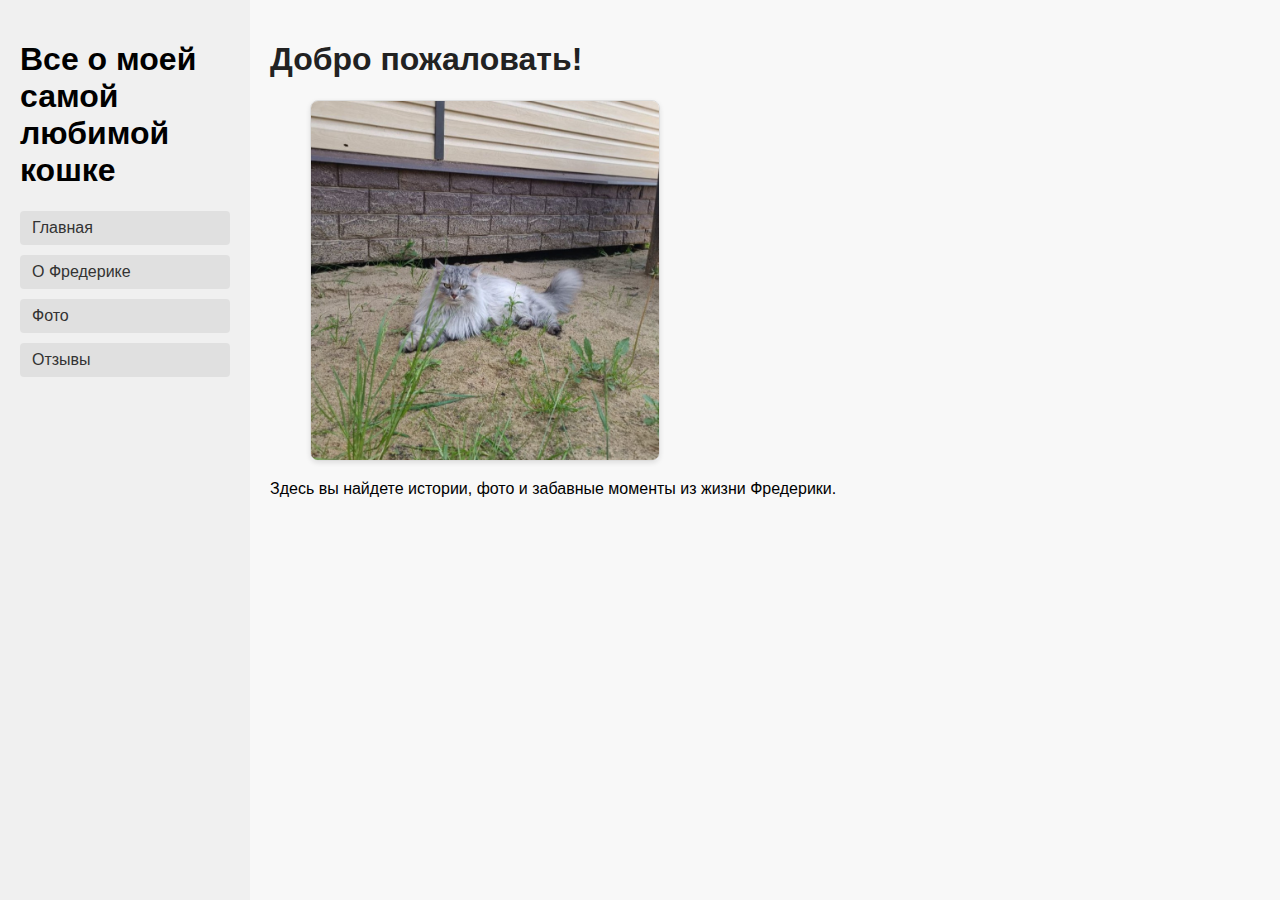
<file: index.html>
<!DOCTYPE html>
<html lang="ru">

<head>
    <meta charset="UTF-8">
    <meta name="viewport" content="width=device-width, initial-scale=1.0">
    <title>Главная</title>
    <link rel="stylesheet" href="style.css">
	
		    <!-- Manifest -->
    <link rel="manifest" href="manifest.json">

    <!-- Настройки для iOS  -->
    <meta name="apple-mobile-web-app-capable" content="yes">
    <meta name="apple-mobile-web-app-status-bar-style" content="black">
    <meta name="apple-mobile-web-app-title" content="Фредерика">
    <link rel="apple-touch-icon" href="icon-192x192.png">

    <!-- Service Worker -->
    <script>
        if ('serviceWorker' in navigator) {
            window.addEventListener('load', function() {
                navigator.serviceWorker.register('sw.js')
                    .then(function(registration) {
                        console.log('ServiceWorker успешно зарегистрирован');
                    })
                    .catch(function(err) {
                        console.log('Ошибка регистрации ServiceWorker:', err);
                    });
            });
        }
    </script>
</head>

<body>
	<aside class="sidebar">
        <h1>Все о моей самой любимой кошке</h1>
		
        <nav class="nav-menu">
            <a href="index.html">Главная</a>
            <a href="about.html">О Фредерике</a>
            <a href="photos.html">Фото</a>
			<a href="reviews.html">Отзывы</a>
        </nav>
    </aside>
	
    <div class="main-content">
        <main>
            <h1>Добро пожаловать!</h1>
			
			<figure class="photo-card">
                   <img src="главное.jpg" alt="main photo">
            </figure>
			
            <p>Здесь вы найдете истории, фото и забавные моменты из жизни Фредерики.</p>
        </main>
    </div>
</body>

</html>
</file>
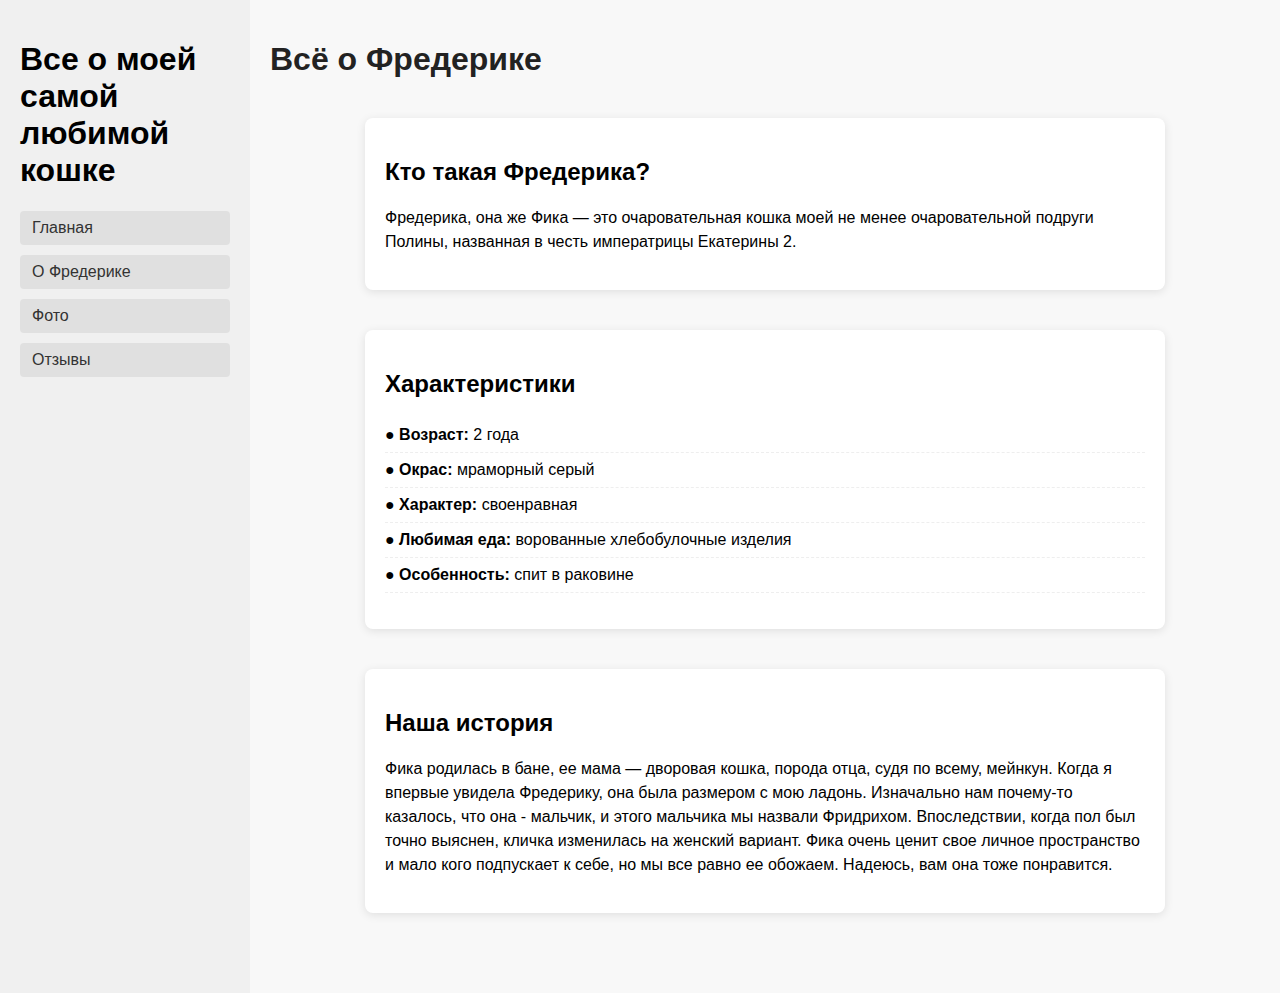
<file: about.html>
<!DOCTYPE html>
<html lang="ru">

<head>
    <meta charset="UTF-8">
    <meta name="viewport" content="width=device-width, initial-scale=1.0">
    <title>О Фредерике</title>
    <link rel="stylesheet" href="style.css">
</head>

<body>

    <aside class="sidebar">
        <h1>Все о моей самой любимой кошке</h1>
		
        <nav class="nav-menu">
            <a href="fika.html">Главная</a>
            <a href="about.html">О Фредерике</a>
            <a href="photos.html">Фото</a>
			<a href="reviews.html">Отзывы</a>
        </nav>
    </aside>
	
	 <div class="main-content">
        <header>
            <h1>Всё о Фредерике</h1>
        </header>
        
        <main class="about-page">
        
            <section class="about-section">
                <h2>Кто такая Фредерика?</h2>
                <p>
                    Фредерика, она же Фика — это очаровательная кошка моей не менее очаровательной подруги Полины, названная в честь императрицы Екатерины 2. 
                </p>
            </section>

            <section class="facts-section">
                <h2>Характеристики</h2>
                <ul class="facts-list">
                    <li>● <strong>Возраст:</strong> 2 года</li>
                    <li>● <strong>Окрас:</strong> мраморный серый</li>
                    <li>● <strong>Характер:</strong> своенравная</li>
                    <li>● <strong>Любимая еда:</strong> ворованные хлебобулочные изделия</li>
                    <li>● <strong>Особенность:</strong> спит в раковине</li>
                </ul>
            </section>

            <section class="story-section">
                <h2>Наша история</h2>
                <p>
                    Фика родилась в бане, ее мама — дворовая кошка, порода отца, судя по всему, мейнкун. Когда я впервые увидела Фредерику, она была размером с мою ладонь. Изначально нам почему-то казалось, что она - мальчик, и этого мальчика мы назвали Фридрихом. Впоследствии, когда пол был точно выяснен, кличка изменилась на женский вариант. Фика очень ценит свое личное пространство и мало кого подпускает к себе, но мы все равно ее обожаем. Надеюсь, вам она тоже понравится.
                </p>
            </section>
        </main>
    </div>

	
</body>

</html>
</file>
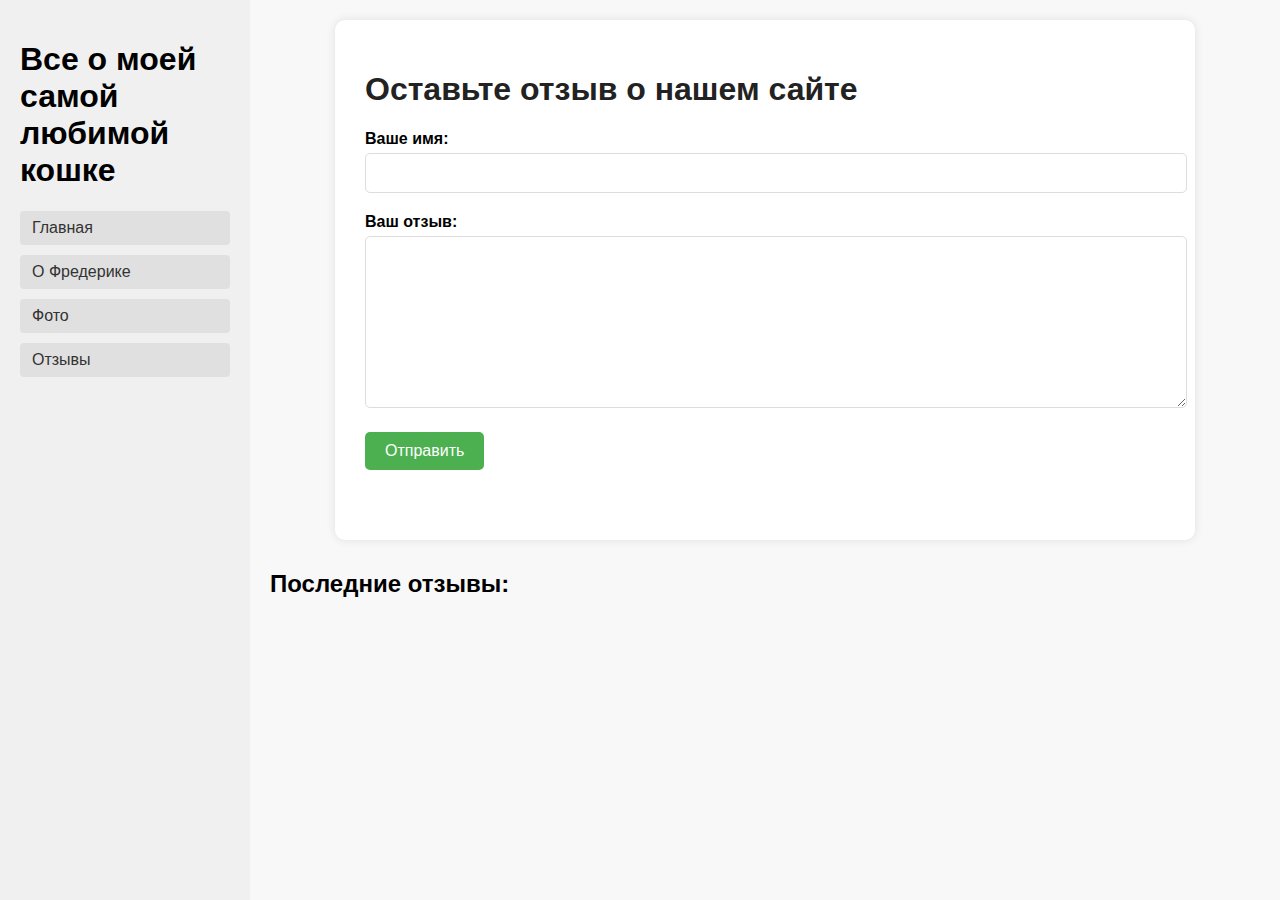
<file: reviews.html>
<!DOCTYPE html>
<html lang="ru">

<head>
    <meta charset="UTF-8">
    <meta name="viewport" content="width=device-width, initial-scale=1.0">
    <title>Отзывы</title>
    <link rel="stylesheet" href="style.css">
	
		    <!-- Manifest -->
    <link rel="manifest" href="manifest.json">

    <!-- Настройки для iOS  -->
    <meta name="apple-mobile-web-app-capable" content="yes">
    <meta name="apple-mobile-web-app-status-bar-style" content="black">
    <meta name="apple-mobile-web-app-title" content="Фредерика">
    <link rel="apple-touch-icon" href="icon1.png">

    <!-- Service Worker -->
    <script>
        if ('serviceWorker' in navigator) {
            window.addEventListener('load', function() {
                navigator.serviceWorker.register('sw.js')
                    .then(function(registration) {
                        console.log('ServiceWorker успешно зарегистрирован');
                    })
                    .catch(function(err) {
                        console.log('Ошибка регистрации ServiceWorker:', err);
                    });
            });
        }
    </script>
</head>

<body>
	<aside class="sidebar">
        <h1>Все о моей самой любимой кошке</h1>
		
        <nav class="nav-menu">
            <a href="index.html">Главная</a>
            <a href="about.html">О Фредерике</a>
            <a href="photos.html">Фото</a>
			<a href="reviews.html">Отзывы</a>
        </nav>
    </aside>
	
	<div class="main-content">
     <main>
         
	
	<div class="reviews-container">
        <h1>Оставьте отзыв о нашем сайте</h1>
        
        <form class="review-form">
            <div class="form-group">
                <label for="name">Ваше имя:</label>
                <input type="text" id="name" required>
            </div>
            
            <div class="form-group">
                <label for="review">Ваш отзыв:</label>
                <textarea id="review" required></textarea>
            </div>
            
            <button type="submit">Отправить</button>
        </form>
	</div>
        
        <div class="reviews-list">
            <h2>Последние отзывы:</h2>
            <!-- Сюда будут добавляться отзывы -->
        </div>
	
	</main>
    </div>

	
</body>

</html>
</file>
<file: style.css>
body {
    font-family: Arial, sans-serif;
    margin: 0; 
    padding: 0; 
    display: flex; 
    min-height: 100vh; 
}

/* Боковая панель (левая часть) */
.sidebar {
    background-color: #f0f0f0; 
    width: 250px;
    padding: 20px; 
    box-sizing: border-box; 
}

.nav-menu {
    display: flex; 
    flex-direction: column; /* Вертикальный список */
    gap: 10px; 
}

/* Стили для ссылок в меню */
.nav-menu a {
    text-decoration: none; /* Убираем подчеркивание */
    color: #333; 
    padding: 8px 12px; /* Внутренние отступы */
    background-color: #e0e0e0; 
    border-radius: 4px; /* Закругленные углы */
}


/* правая часть */
.main-content {
    flex: 1; /* Растягивается на всё оставшееся место */
    padding: 20px; /* Внутренние отступы */
    background-color: #f8f8f8; /* Светлый фон */
}

.main-content h1 {
    color: #222;
}


header h1 {
    color: #4a4a4a; /* Темно-серый */
    margin-bottom: 20px; /* Отступ снизу */
}

main p {
    line-height: 1.5; 
}

body {
    font-family: Arial, sans-serif;
    margin: 0;
    padding: 0;
    display: flex;
    min-height: 100vh;
}

.gallery {
    display: flex;
    flex-wrap: wrap;
    gap: 20px;
    justify-content: center;
    padding: 20px;
}

.photo-card {
    width: 350px; 
    max-width: 100%; 
    box-sizing: border-box;
    border: 1px solid #ddd;
    border-radius: 8px;
    overflow: hidden;
    box-shadow: 0 2px 5px rgba(0,0,0,0.1);
    transition: transform 0.3s;

}

.photo-card img {
    width: 100%;
    height: auto;
    display: block;
    object-fit: contain; 
}


.about-page {
    max-width: 800px;
    margin: 0 auto;
    padding: 20px;
}

.about-section, 
.facts-section, 
.story-section {
    margin-bottom: 40px;
    background-color: white;
    padding: 20px;
    border-radius: 8px;
    box-shadow: 0 2px 10px rgba(0,0,0,0.1);
}

.facts-list {
    list-style-type: none;
    padding: 0;
}

.facts-list li {
    padding: 8px 0;
    border-bottom: 1px dashed #eee;
}


.reviews-container {
    max-width: 800px;
    margin: 0 auto;
    background: white;
    padding: 30px;
    border-radius: 10px;
    box-shadow: 0 0 10px rgba(0,0,0,0.1);
}

.review-form {
    margin-bottom: 40px;
}

.form-group {
    margin-bottom: 20px;
}

label {
    display: block;
    margin-bottom: 5px;
    font-weight: bold;
}

input[type="text"],
textarea {
    width: 100%;
    padding: 10px;
    border: 1px solid #ddd;
    border-radius: 5px;
    font-size: 16px;
}

textarea {
    height: 150px;
    resize: vertical;
}

button {
    background: #4CAF50;
    color: white;
    border: none;
    padding: 10px 20px;
    font-size: 16px;
    border-radius: 5px;
    cursor: pointer;
}

button:hover {
    background: #45a049;
}

.reviews-list {
    margin-top: 30px;
}

.review {
    background: #f9f9f9;
    padding: 15px;
    margin-bottom: 15px;
    border-radius: 5px;
    border-left: 4px solid #4CAF50;
}

.review-author {
    font-weight: bold;
    margin-bottom: 5px;
}

.review-text {
    color: #555;
}
</file>
